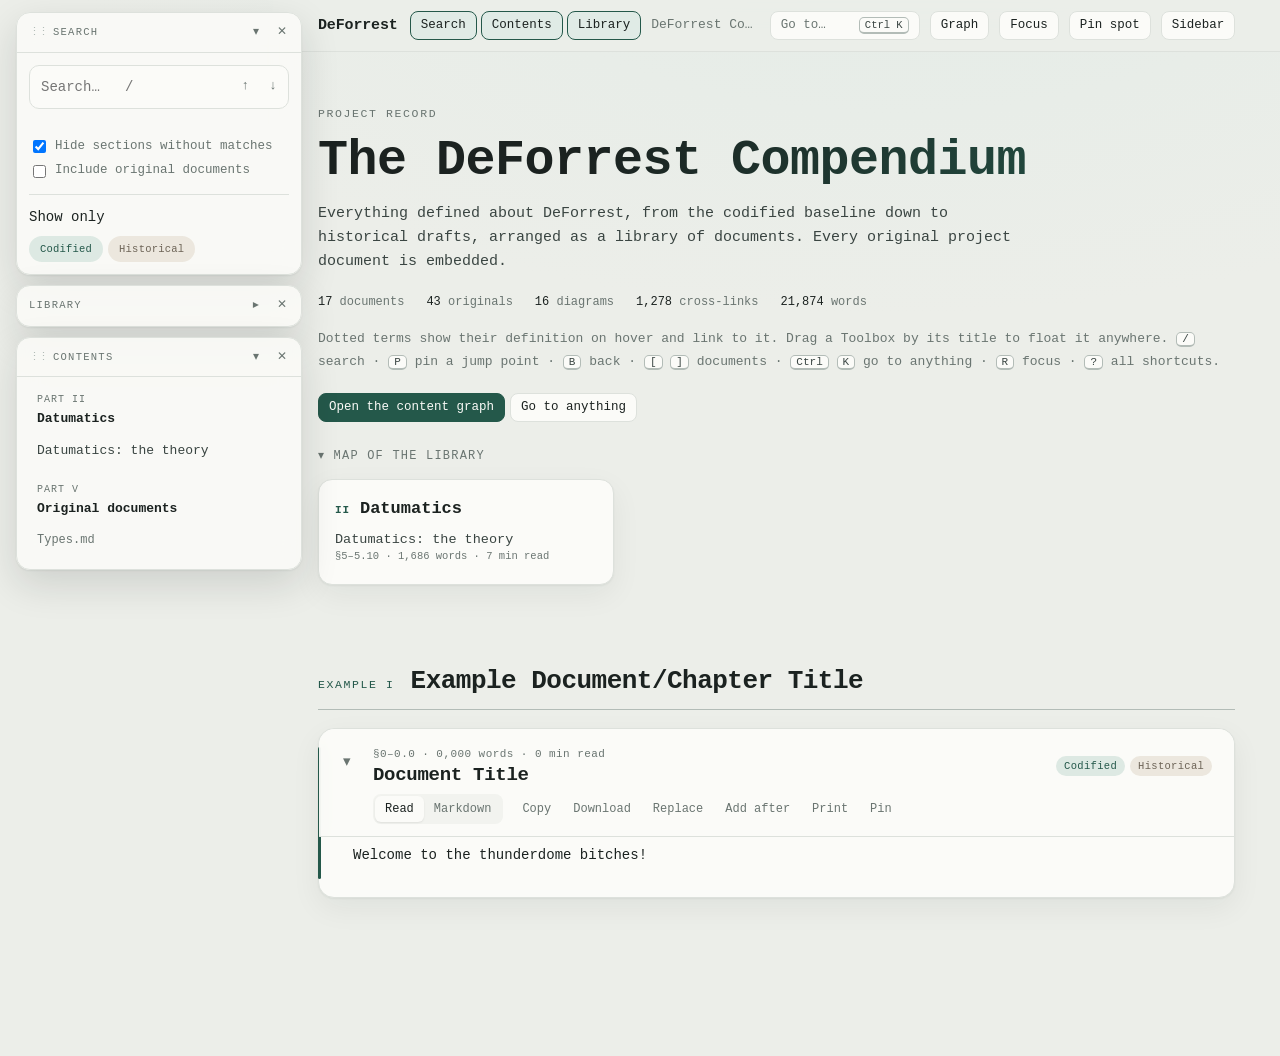
<file: AI_Draft/index.html>
<!-- CONVENTIONS
 - Tab Size: 2
 - An element with multiple sub-elements must be done in separate newlines for each element, following proper indentation; a chain of 1 to 1 to 1 elements can be collapsed into single lines
 - Multiline content is indented and gets their own lines
 - Editor uses Editor Width Line Wrapping (~SoftWrap > ~HardWrap)
-->

<!DOCTYPE html>

<html lang="en">
<head>
  <meta charset="utf-8"/>
  <meta content="width=device-width, initial-scale=1" name="viewport"/>
  <title>DeForrest Compendium</title>
  <link rel="stylesheet" href="styles.css">
</head>

<body>

<div class="Shell"> <!-- Shell Begin -->

<div class="Toolbox-Stack" id="Toolbox-Stack">
  <section aria-label="Search" class="Toolbox" id="tb-search">
    <header class="Toolbox-Head" title="Drag to move">
      <span aria-hidden="true" class="tb-grip">⋮⋮</span>
      <span class="Toolbox-Title">Search</span>
      <!-- Collapse Button -->
      <button aria-expanded="true" aria-label="Collapse Search" class="IconButton" data-act="Toolbox-Collapse" type="button">▾</button>
      <!-- Close Button -->
      <button aria-label="Hide Search" class="IconButton" data-act="Toolbox-Hide" type="button">✕</button>
    </header>

    <div class="Toolbox-Body">
      <div class="Rail-Block">
        <div class="SearchRow">
          <input aria-label="Search" autocomplete="off" id="q" placeholder="Search…   /" spellcheck="false" type="search"/>
          <button aria-label="Previous match" class="IconButton" id="prevhit" title="Previous match (Shift+Enter)" type="button">↑</button>
          <button aria-label="Next match" class="IconButton" id="nexthit" title="Next match (Enter)" type="button">↓</button>
        </div>

        <div aria-live="polite" class="count" id="qcount"></div>

        <div class="opts">
          <label><input checked="" id="opt-hide" type="checkbox"/> Hide sections without matches</label>
          <label><input id="opt-orig" type="checkbox"/> Include original documents</label>
        </div>
      </div>

      <div class="Rail-Block">
      <span class="Rail-Label">Show only</span>
      <div class="chips" id="statuschips">
      <button aria-pressed="false" class="chipbtn cod" data-st="cod" type="button">Codified</button>
      <button aria-pressed="false" class="chipbtn his" data-st="his" type="button">Historical</button>
      </div>
      </div>
    </div>
  </section>

  <section aria-label="Library" class="Toolbox" id="tb-tools">
    <header class="Toolbox-Head" title="Drag to move">
      <span class="Toolbox-Title">Library</span>
      <!-- Collapse Button -->
      <button aria-expanded="true" aria-label="Collapse Library" class="IconButton" data-act="Toolbox-Collapse" type="button">▾</button>
      <!-- Close Button -->
      <button aria-label="Hide Library" class="IconButton" data-act="Toolbox-Hide" type="button">✕</button>
    </header>

    <div class="Toolbox-Body">
      <div class="Rail-Block">
        <div class="Toolrow">
          <button class="btn primary" data-act="add-doc" type="button">Add document</button>
          <button class="btn" data-act="fold-all" type="button">Fold all</button>
          <button class="btn" data-act="unfold-all" type="button">Unfold all</button>
          <button class="btn" data-act="print-open" type="button">Print / PDF</button>
          <button class="btn" data-act="theme" id="themebtn" type="button">Theme: auto</button>
          <button aria-pressed="false" class="btn" data-act="edit-toggle" id="editbtn" type="button">Edit text</button>
          <button aria-label="Keyboard shortcuts" class="btn" data-act="help" type="button">?</button>
          <button class="btn" data-act="tb-reset" title="Put every Toolbox back in the docked column" type="button">Reset Toolboxes</button>
        </div>
      </div>

      <div class="editpanel" id="editpanel">
        <p id="editstatus">Edit text: choose “Edit section” on any section, change it, then press Done.</p>
        <ul id="editlist"></ul>
        <div class="Toolrow">
          <button class="btn primary" data-act="save-version" disabled="" id="savebtn" type="button">Write into page</button>
          <button class="btn" data-act="download-html" type="button">Download page</button>
          <button class="btn" data-act="copy-html" type="button">Copy HTML</button>
          <button class="btn danger" data-act="discard" disabled="" id="discardbtn" type="button">Discard unsaved</button>
        </div>
      </div>
    </div>
  </section>


  <section aria-label="Contents" class="Toolbox" id="tb-contents">
    <header class="Toolbox-Head" title="Drag to move">
      <span aria-hidden="true" class="tb-grip">⋮⋮</span>
      <span class="Toolbox-Title">Contents</span>
      <!-- Collapse Button -->
      <button aria-expanded="true" aria-label="Collapse Contents" class="IconButton" data-act="Toolbox-Collapse" type="button">▾</button>
      <!-- Close Button -->
      <button aria-label="Hide Contents" class="IconButton" data-act="Toolbox-Hide" type="button">✕</button>
    </header>

    <div class="Toolbox-Body">
      <nav aria-label="Contents" class="toc">
        <div class="toc-part"><a class="toc-ptitle" href="#part-ii"><span>Part II</span>Datumatics</a>
          <ol><li class="toc-doc"><a href="#d-datumatics-theory">Datumatics: the theory</a><ol>
              <li class="lvl1"><a href="#datumatics">5. Datumatics: the theory</a></li>
              <li class="lvl2"><a href="#datumatics-definitions">5.1 Definitions, in order of appearance</a></li>
              <li class="lvl2"><a href="#operators">5.2 The five operators</a></li>
              <li class="lvl2"><a href="#glossary">5.3 Glossary</a></li>
              <li class="lvl2"><a href="#statements">5.4 Statements</a></li>
              <li class="lvl2"><a href="#knowledge-primitives">5.5 Knowledge primitives, composites and processes</a></li>
              <li class="lvl2"><a href="#datumatics-qa">5.6 Q&amp;A</a></li>
              <li class="lvl2"><a href="#truth">5.7 Truth, certainty and knowns</a></li>
              <li class="lvl2"><a href="#p2p-model">5.8 Peer-to-peer transfer model</a></li>
              <li class="lvl2"><a href="#formats-to-represent">5.9 Formats to represent with Datumatics</a></li>
              <li class="lvl2"><a href="#datumatics-inspiration">5.10 Inspirations of the methodology</a></li>
            </ol></li></ol>
        </div>

        <div class="toc-part">
          <a class="toc-ptitle" href="#part-v"><span>Part V</span>Original documents</a>
          <ol><li class="toc-orig"><a href="#doc-types">Types.md</a></li></ol>
        </div>
      </nav>
    </div>
  </section>
</div>



<main>
  <div class="topbar">
    <div aria-label="Toolboxes" class="tb-dock" role="toolbar">
      <span class="brandmark">DeForrest</span>
      <button class="btn" data-act="tb-toggle" data-tb="tb-search" title="Show or hide the Search Toolbox" type="button">Search</button>
      <button class="btn" data-act="tb-toggle" data-tb="tb-contents" title="Show or hide the Contents Toolbox" type="button">Contents</button>
      <button class="btn" data-act="tb-toggle" data-tb="tb-tools" title="Show or hide the Library Toolbox" type="button">Library</button>
    </div>

    <!-- Back Button that shows up after any link interaction -->
    <button class="btn" data-act="back" id="backbtn" title="Back to where you were (B)" type="button">← Back</button>

    <div class="crumbs" id="crumbs">DeForrest Compendium</div>

    <!-- This is the Go To... bar; I don't like it -->
    <button class="btn kbtn" data-act="palette" title="Go to anything" type="button">
      Go to…
      <kbd>Ctrl K</kbd>
    </button>

    <button class="btn" data-act="graph" title="Content graph (V)" type="button">Graph</button>
    <button aria-pressed="false" class="btn" data-act="focus" id="focusbtn" title="Focused reading (R)" type="button">Focus</button>
    <button class="btn" data-act="pin-here" title="Pin this spot (P)" type="button">Pin spot</button>

    <button aria-pressed="false" class="btn" data-act="pins-toggle" id="pinsbtn" title="Jump points and terms (J)" type="button">
      Sidebar
      <span class="pincount" id="pincount"></span>
    </button>

    <!-- The content progress bar at the bottom of the top bar -->
    <div class="progress" id="progress"></div>
  </div>

  <!-- Generic content wrapper, this needs to be better named, and abstracted over -->
  <div class="wrap">
    <header class="masthead">
      <div class="eyebrow">Project record</div>
      <h1 class="title">The DeForrest Compendium</h1>
      <p class="lede">
        Everything defined about DeForrest, from the codified baseline down to historical drafts, arranged as a library of documents. Every original project document is embedded.
      </p>

      <div class="facts">
        <span><b>17</b> documents</span>
        <span><b>43</b> originals</span>
        <span><b>16</b> diagrams</span>
        <span><b>1,278</b> cross-links</span>
        <span><b>21,874</b> words</span>
      </div>

      <p class="hint">
        Dotted terms show their definition on hover and link to it. Drag a Toolbox by its title to float it anywhere.
        <kbd>/</kbd> search ·
        <kbd>P</kbd> pin a jump point ·
        <kbd>B</kbd> back ·
        <kbd>[</kbd> <kbd>]</kbd> documents ·
        <kbd>Ctrl</kbd>
        <kbd>K</kbd> go to anything ·
        <kbd>R</kbd> focus ·
        <kbd>?</kbd> all shortcuts.
      </p>

      <div class="Toolrow" style="margin-top:20px">
        <button class="btn primary" data-act="graph" type="button">Open the content graph</button>
        <button class="btn" data-act="palette" type="button">Go to anything</button>
      </div>

      <details class="mapwrap" open="">
        <summary>Map of the library</summary>
        <nav aria-label="Map of this document" class="docmap">
          <div class="mappart">
            <a class="mapptitle" href="#part-ii">
              <span class="mapnum">II</span>
              Datumatics
            </a>
            <ul><li>
              <a href="#d-datumatics-theory">Datumatics: the theory</a>
              <span class="mapk">§5–5.10 · 1,686 words · 7 min read</span>
            </li></ul>
          </div>
        </nav>
      </details>
    </header>

    <div id="print-front"></div>

    <!-- Example Document Begin-->
    <div id="doc">
      <section class="lib-part" id="part-ii">
        <header class="part-head">
          <span class="part-kicker">Example I</span>
          <h1 class="part-title">Example Document/Chapter Title</h1>
        </header>

        <article class="dcard" data-doc="datumatics-theory" data-status="cod his" data-title="Datumatics: the theory" id="d-datumatics-theory">
          <header class="d-head"><button aria-expanded="true" aria-label="Fold document" class="d-fold" data-act="dfold" type="button">▾</button>
            <div class="d-titles"><div class="d-kicker">§0–0.0 · 0,000 words · 0 min read</div>
              <div aria-level="2" class="d-title" role="heading">Document Title</div>
            </div>
            <div class="d-tags">
              <span class="tag cod" data-tip="Codified: text from Robert’s codified baseline. Authoritative." tabindex="0">Codified</span>
              <span class="tag his" data-tip="Historical: earlier project documents. Uncodified; the baseline governs on conflict." tabindex="0">
                Historical
              </span>
            </div>

            <div class="d-bar" role="toolbar">
              <div class="seg"><button class="segbtn on" data-act="view-rendered" type="button">Read</button>
                <button class="segbtn" data-act="view-raw" type="button">Markdown</button>
              </div>
              <button class="tbtn" data-act="copy-raw" data-tip="Copy this document as Markdown" type="button">Copy</button>
              <button class="tbtn" data-act="dl-doc" data-tip="Download as Markdown; diagrams are included as SVG files in a .zip" type="button">
                Download
              </button>
              <button class="tbtn" data-act="replace-doc" data-tip="Replace this document with an uploaded file" type="button">Replace</button>
              <button class="tbtn" data-act="add-after" data-tip="Add a new document after this one" type="button">Add after</button>
              <button class="tbtn" data-act="print-doc" data-tip="Print this document (US Letter or A4), or save it as a PDF" type="button">
                Print
              </button>
              <button class="tbtn" data-act="pin-doc" data-tip="Pin this document to the jump list" type="button">Pin</button>
            </div>
          </header>

          <div class="d-body">
            <div class="d-view d-rendered">
              <!-- Document content -->
              Welcome to the thunderdome bitches!
            </div>
            <div class="d-view d-raw" hidden=""></div>
            <template class="t-raw">
              <pre class="rawmd"></pre>
            </template>
          </div>
        </article>
      </section>
    </div>
    <div id="print-back"></div>
  </div>
</main>

<aside aria-label="Jump points" class="pins" id="pins">
  <div class="pins-head">
    <div class="tabs" role="tablist">
      <button class="on" data-act="tab" data-tab="pins" role="tab" type="button">
        Jumps
      </button>
      <button data-act="tab" data-tab="hl" role="tab" type="button">
        Highlights
        <span class="tabn" id="hlcount"></span>
      </button>
      <button data-act="tab" data-tab="terms" role="tab" type="button">
        Tooltips
      </button>
    </div>
    <button aria-label="Close sidebar" class="IconButton" data-act="pins-toggle" type="button">✕</button>
  </div>

  <div id="tab-pins" style="display:grid;gap:12px">
    <p class="small">
      Temporary links for this visit. Pin a spot, a document or a heading, then jump back with one click. They clear when you close the tab.
    </p>
    <div class="Toolrow">
      <button class="btn primary" data-act="pin-here" type="button">Pin this spot</button>
      <button class="btn" data-act="pins-clear" type="button">Clear all</button>
    </div>
    <ul id="pinlist"></ul>
  </div>

  <div hidden="" id="tab-hl">
    <p class="small">
      Select any text in a document, then pick a colour. Highlights are kept in this browser and saved into the page with “Write into page” or “Download page”.
    </p>
    <div class="Toolrow">
      <div class="seg" id="hlfilter">
        <button class="segbtn on" data-hlf="" type="button">All</button>
        <button class="segbtn" data-hlf="y" type="button"><i class="dot y"></i></button>
        <button class="segbtn" data-hlf="g" type="button"><i class="dot g"></i></button>
        <button class="segbtn" data-hlf="b" type="button"><i class="dot b"></i></button>
        <button class="segbtn" data-hlf="p" type="button"><i class="dot p"></i></button>
      </div>
    </div>
    <div class="Toolrow">
      <button class="btn" data-act="hl-copy" type="button">Copy as Markdown</button>
      <button class="btn" data-act="hl-download" type="button">Download</button>
      <button class="btn danger" data-act="hl-clear" type="button">Clear all</button>
    </div>
    <ul id="hllist"></ul>
  </div>

  <div hidden="" id="tab-terms">
  <div class="seg" id="termmode">
    <button class="segbtn on" data-tm="gloss" type="button">Glossary</button>
    <button class="segbtn" data-tm="all" type="button">Every tooltip</button>
  </div>

  <div class="Toolrow">
    <input autocomplete="off" id="termfilter" placeholder="Filter tooltips…" spellcheck="false" type="search"/>
    <button class="btn primary" data-act="term-add" type="button">+ Add</button>
  </div>
  <form autocomplete="off" hidden="" id="termform">
    <div class="tf-title" id="tf-title">New tooltip</div>
    <label>Word or phrase<input id="tf-label" required="" type="text"/></label>
    <label>
      Tooltip text
      <textarea id="tf-tip" required="" rows="3"></textarea>
    </label>
    <label id="tf-target-wrap">
      Links to (optional)
      <input id="tf-target" list="tf-targets" placeholder="<Document | Section>" type="text"/>
    </label>
    <datalist id="tf-targets"></datalist>
    <div class="Toolrow">
      <button class="btn primary" type="submit">Save</button>
      <button class="btn" data-act="term-cancel" type="button">Cancel</button>
      <!--These seem not to work at all?-->
      <button class="btn danger" data-act="term-delete" hidden="" id="tf-delete" type="button">Delete</button>
      <button class="btn" data-act="term-reset" hidden="" id="tf-reset" type="button">Restore original</button>
      <!---->
    </div>
  </form>
  <p class="small" id="termcount"></p>
  <ul id="termlist"></ul>
  </div>
</aside>

</div> <!-- Shell End -->

<!-- Tooltip Behavior Begin -->
<div id="tip" role="tooltip"></div>

<div aria-label="Highlight selection" id="selbar" role="toolbar">
  <button aria-label="Highlight yellow" class="sw y" data-hlc="y" type="button"></button>
  <button aria-label="Highlight green" class="sw g" data-hlc="g" type="button"></button>
  <button aria-label="Highlight blue" class="sw b" data-hlc="b" type="button"></button>
  <button aria-label="Highlight pink" class="sw p" data-hlc="p" type="button"></button>
  <span class="sep"></span>
  <button class="sbtn" data-sel="note" type="button">
    Highlight + note
  </button>
  <button class="sbtn" data-sel="tooltip" type="button">
    Make tooltip
  </button>
  <button class="sbtn" data-sel="copy" type="button">Copy</button>
</div>

<div aria-label="Content graph" aria-modal="true" class="modal" id="graph" role="dialog">
  <div class="gcard">
  <div class="gbar">
    <b>Content graph</b>
    <div class="seg" id="gmode">
      <button class="segbtn on" data-gm="docs" type="button">Documents</button>
      <button class="segbtn" data-gm="secs" type="button">Sections</button>
    </div>
    <label class="gopt"><input id="g-orig" type="checkbox"/> Originals</label>
    <input autocomplete="off" id="gq" placeholder="Find a node…" type="search"/>
    <span class="gstat" id="gstat"></span>
    <button class="btn" data-act="g-fit" type="button">Fit</button>
    <button class="btn" data-act="g-close" type="button">Close</button>
  </div>
  <svg aria-label="Graph of documents and sections linked by cross-references" id="gsvg" role="img"><g id="gview"><g id="gedges"></g><g id="gnodes"></g></g></svg>
  <div class="glegend" id="glegend"></div>
  <div class="ghint">Scroll to zoom · drag the background to pan · drag a node to move it · hover to see its links · click to open</div>
  </div>
</div>


<!-- Section Editor Behavior -->
<div aria-live="polite" id="toast" role="status"></div>
<div aria-label="Section editor" id="editbar" role="toolbar">
  <span id="editbar-label">Editing</span>
  <button class="btn primary" data-act="edit-done" type="button">Done</button>
  <button class="btn" data-act="edit-cancel" type="button">Cancel</button>
  <button class="btn" data-act="edit-revert" type="button">Revert to original</button>
</div>

<button aria-label="Back to top" class="btn" data-act="top" id="totop" type="button">↑ Top</button>

<input accept=".md,.markdown,.txt,.zip,.svg,.png,.jpg,.jpeg,.gif,.webp" hidden="" id="fileinput" multiple="" type="file"/>
<div aria-labelledby="ingest-title" aria-modal="true" class="modal" id="ingest" role="dialog">
  <div class="card">
    <h2 id="ingest-title">Add a document</h2>
    <div class="dropzone" id="dropzone" tabindex="0">Drop a Markdown file here, with its images, or a .zip of both. Or click to choose files.</div>
    <div class="ingest-summary" id="ingest-summary"></div>
    <label class="field">Title <input id="ingest-name" type="text"/></label>
    <label class="field">Place <select id="ingest-place"></select></label>
    <div class="Toolrow" style="margin-top:14px">
    <button class="btn primary" data-act="ingest-write" disabled="" id="ingest-write" type="button">Write into page</button>
    <button class="btn" data-act="ingest-draft" disabled="" id="ingest-draft" type="button">Keep as draft</button>
    <button class="btn" data-act="ingest-close" type="button">Cancel</button>
    </div>
    <p class="small" id="ingest-note" style="font-size:12.5px;color:var(--muted);margin:12px 0 0"></p>
  </div>
</div>

<div aria-label="Go to anything" aria-modal="true" class="modal" id="palette" role="dialog">
  <div class="card">
    <input aria-controls="palres" autocomplete="off" id="palq" placeholder="Go to a document, section or term…" spellcheck="false" type="text"/>
    <ul id="palres" role="listbox"></ul>
    <div class="palfoot">
      <span>
        <kbd>↑</kbd> <kbd>↓</kbd> choose</span><span><kbd>Enter</kbd> go</span><span><kbd>Shift</kbd>+<kbd>Enter</kbd> go and pin</span><span><kbd>Esc</kbd> close
      </span>
    </div>
  </div>
</div>

<div aria-labelledby="print-title" aria-modal="true" class="modal" id="printdlg" role="dialog">
  <div class="card">
    <h2 id="print-title">Print</h2>
    <div class="pscope ppaper"><span class="pp-label">Paper</span>
      <label><input checked="" name="ppaper" type="radio" value="letter"/> US Letter (8.5 × 11 in)</label>
      <label><input name="ppaper" type="radio" value="a4"/> A4 (210 × 297 mm)</label>
    </div>
    <div class="pscope">
      <label><input checked="" name="pscope" type="radio" value="doc"/> This document: <b id="pdocname"></b></label>
      <label><input name="pscope" type="radio" value="all"/> The whole compendium</label>
      <label><input name="pscope" type="radio" value="pick"/> Choose documents</label>
    </div>
    <div class="ppick" hidden="" id="ppick"></div>
    <div class="popts">
      <label><input checked="" id="p-cover" type="checkbox"/> Cover page and contents</label>
      <label><input id="p-orig" type="checkbox"/> Include the 44 original documents</label>
      <label><input id="p-gloss" type="checkbox"/> Glossary of terms at the end</label>
      <label><input checked="" id="p-hl" type="checkbox"/> Show my highlights in colour</label>
      <label><input id="p-hlapp" type="checkbox"/> List my highlights and notes at the end</label>
    </div>
    <p class="pnote">
      External links and the video reference list are left out of prints. For a PDF, choose “Save as PDF” as the destination. The page has its own page numbers, so turn off the browser’s “Headers and footers”. If printing is blocked here, download the print-ready file and print it from your browser.
    </p>
    <div class="Toolrow">
      <button class="btn primary" data-act="print-go" type="button">Print</button>
      <button class="btn" data-act="print-file" type="button">Download print-ready file</button>
      <button class="btn" data-act="print-close" type="button">Cancel</button>
    </div>
  </div>
</div>

<div aria-labelledby="help-title" aria-modal="true" class="modal" id="help" role="dialog">
  <div class="card">
    <h2 id="help-title">Keyboard shortcuts</h2>
    <table>
      <tr>
        <td><kbd>Ctrl</kbd>+<kbd>K</kbd> or <kbd>G</kbd></td>
        <td>Go to any document, section or term</td>
      </tr>
      <tr>
        <td><kbd>/</kbd></td>
        <td>Search the text</td>
      </tr>
      <tr>
        <td><kbd>Enter</kbd> / <kbd>Shift</kbd>+<kbd>Enter</kbd></td>
        <td>Next / previous match (in search box)</td>
      </tr>
      <tr>
        <td><kbd>N</kbd> / <kbd>Shift</kbd>+<kbd>N</kbd></td>
        <td>Next / previous match</td>
      </tr>
      <tr>
        <td><kbd>P</kbd></td>
        <td>Pin the current spot as a jump point</td>
      </tr>
      <tr>
        <td><kbd>J</kbd></td>
        <td>Show or hide the sidebar (jump points and terms)</td>
      </tr>
      <tr>
        <td><kbd>Ctrl</kbd>+<kbd>P</kbd></td>
        <td>Print the whole compendium on your chosen paper size, US Letter by default (or use Print / PDF for options)</td>
      </tr>
      <tr>
        <td><kbd>V</kbd></td>
        <td>Content graph</td>
      </tr>
      <tr>
        <td><kbd>H</kbd></td>
        <td>Highlight the selected text (yellow)</td>
      </tr>
      <tr>
        <td><kbd>R</kbd></td>
        <td>Focused reading: hide the rails, widen the text</td>
      </tr>
      <tr>
        <td><kbd>B</kbd></td>
        <td>Back to where you were before a jump</td>
      </tr>
      <tr>
        <td><kbd>[</kbd> / <kbd>]</kbd></td>
        <td>Previous / next document</td>
      </tr>
      <tr>
        <td><kbd>F</kbd></td>
        <td>Fold or unfold the current document</td>
      </tr>
      <tr>
        <td><kbd>T</kbd></td>
        <td>Cycle theme: auto, light, dark</td>
      </tr>
      <tr>
        <td><kbd>E</kbd></td>
        <td>Toggle text editing</td>
      </tr>
      <tr>
        <td><kbd>Esc</kbd></td>
        <td>Clear search, close dialogs</td>
      </tr>
    </table>
    <p style="font-size:13px;color:var(--muted)">
      Uploaded and replaced documents, and text edits, are stored inside the page as an overlay; the original content stays underneath and every change can be restored. On claude.ai, “Write into page” saves a new version and reloads. Offline, use “Download page” to keep the updated single file.
    </p>
    <div class="Toolrow"><button class="btn" data-act="help-close" type="button">Close</button></div>
  </div>
</div>

<!-- Waduhek is this? -->
<script id="edit-data" type="application/json">{"version":3,"parts":{},"docs":{},"highlights":[],"terms":{"added":[],"edits":{}}}</script>

<!-- I dunno really how this works -->
<script id="glossary-data" type="application/json">[
["Abstractive", "glossary", "Abstractive: a classified, recomposable datum; the unit in observation; the operand."],
["Addressing", "operators", "Addressing: spatialization of datum (search, query, pointer resolution)."],
["Anonymous Enhancement Proposal", "p2p-model", "Anonymous Enhancement Proposal: anonymous-by-default peer review of someone else’s abstractives."],
["Composition", "operators", "Composition: combining abstractives (joins, function composition, merges)."],
["Datum", "glossary", "Datum: an encapsulated element of observation or implementation. At rest, addressable, carries valence."],
["Datumatics", "datumatics-definitions", "Datumatics: a theory of computational structure in which observations are systems of structure, modeled as a protocol over observable, structured state. Absorbed DFWM."],
["Diff-based Peer-to-Peer Sync", "p2p-model", "Diff-based P2P Sync: a sync that depicts the difference between two knowledgebases."],
["Digital Module", "glossary", "Digital Module: a collection of interoperating digital stations and/or microtools that facilitate a workflow."],
["Digital Station", "glossary", "Digital Station: a macro-access point for real-time work, working with computers rather than on them."],
["Evaluation", "operators", "Evaluation: the older name for the fifth operator."],
["Metadata", "glossary", "Metadata: external data linked to a datum or data."],
["Microtool", "glossary", "Microtool: a standalone executable that is singular in implementation detail."],
["Observation", "glossary", "Observation: a tangible element of reality."],
["Processing", "operators", "Processing: function over time; collapse into value or further abstractive behavior. The codified fifth operator."],
["Projection", "operators", "Projection: morphology and interpretation (parse tables, query results, slices)."],
["Record", "glossary", "Record: a datum that has been documented."],
["Relation", "glossary", "Relation: a traversable connection between multiple datums."],
["Table of Certainty", "truth", "Table of Certainty: False, Falsey, Falsish, Unknown, Truthish, Truthy, True."],
["Transformation", "operators", "Transformation: rewriting or updating abstractives (compile, refactor, reindex)."],
["Valence", "statements", "Valence: a datum’s ability to be observed happening; observation actualizes it."]
]</script>
<script id="terms-data" type="application/json">[
["Datumatics", "datumatics-definitions", "Datumatics: a theory of computational structure in which observations are systems of structure, modeled as a protocol over observable, structured state. Absorbed DFWM."],
["[Dd]atum(?!s)", "glossary", "Datum: an encapsulated element of observation or implementation. At rest, addressable, carries valence."],
["[Aa]bstractive(?!s)", "glossary", "Abstractive: a classified, recomposable datum; the unit in observation; the operand."],
["Digital Stations?", "glossary", "Digital Station: a macro-access point for real-time work, working with computers rather than on them."],
["Digital Modules?", "glossary", "Digital Module: a collection of interoperating digital stations and/or microtools that facilitate a workflow."],
["[Mm]icrotools?", "glossary", "Microtool: a standalone executable that is singular in implementation detail."],
["Table of Certainty", "truth", "Table of Certainty: False, Falsey, Falsish, Unknown, Truthish, Truthy, True."],
["Addressing", "operators", "Addressing: spatialization of datum (search, query, pointer resolution)."],
["Projection", "operators", "Projection: morphology and interpretation (parse tables, query results, slices)."],
["Transformation", "operators", "Transformation: rewriting or updating abstractives (compile, refactor, reindex)."],
["Composition", "operators", "Composition: combining abstractives (joins, function composition, merges)."],
["Processing(?! Rules)", "operators", "Processing: function over time; collapse into value or further abstractive behavior. The codified fifth operator."],
["Evaluation", "operators", "Evaluation: the older name for the fifth operator."],
["Anonymous Enhancement Proposal", "p2p-model", "Anonymous Enhancement Proposal: anonymous-by-default peer review of someone else’s abstractives."],
["Diff-based Peer-to-Peer Sync", "p2p-model", "Diff-based P2P Sync: a sync that depicts the difference between two knowledgebases."],
["[Dd]atums", "glossary", "Datums: encapsulated elements of observation or implementation; individual units of data."],
["[Aa]bstractives", "glossary", "Abstractives: classified, recomposable datums; units in observation."],
["Relations?", "glossary", "Relation: a traversable connection between multiple datums."],
["Records?(?! Store)", "glossary", "Record: a datum that has been documented."],
["[Vv]alence", "statements", "Valence: a datum’s ability to be observed happening; observation actualizes it."],
["[Oo]bservation", "glossary", "Observation: a tangible element of reality."],
["[Mm]etadata", "glossary", "Metadata: external data linked to a datum or data."]
]</script>

<!-- I dunno -->
<script id="svg-style" type="text/plain">svg{background:#fbfbf9}.n{fill:#ebede8;stroke:#9aa59f}.na{fill:#dce8e2;stroke:#2c5e4f;stroke-width:1.4}.nl{fill:#fbfbf9;stroke:#9aa59f;stroke-dasharray:3 2}.nh{fill:#ebe6dc;stroke:#6a6256}.ns{fill:#dfe6f0;stroke:#3c5578}.nf{fill:#f4e7cf;stroke:#8a5a12}.e{stroke:#5b6662;stroke-width:1.4}.ah{fill:#5b6662}.tb{fill:#1d2422;font-family:system-ui,sans-serif;font-weight:600}.ts{fill:#5b6662;font-family:system-ui,sans-serif}.tl{fill:#2c5e4f;font-family:system-ui,sans-serif;font-size:11px}.tm,.code{fill:#1d2422;font-family:ui-monospace,Menlo,Consolas,monospace}.tm{font-size:12px}.dotf{fill:#6a6256}.dott{fill:#2c5e4f}.dotu{fill:#fbfbf9;stroke:#5b6662;stroke-width:1.5}</script>

<script src="app.js"></script>

</body>
</html>
</file>
<file: AI_Draft/styles.css>
/* ==========================================================================
   DeForrest Compendium: styles
   1. Font           JetBrains Mono (installed copy; the full page embeds it)
   2. Screen         theme tokens, layout, documents, sidebar, overlays
   3. Print          US Letter / A4 layout (paper size is set by app.js)
   4. Print preview  how a downloaded print-ready file looks on screen
   ========================================================================== */

/* 1. Font ----------------------------------------------------------------- */
/* Development copy: the base64 font is left out. Uses JetBrains Mono if it is installed, otherwise the monospace fallback. */
@font-face { font-family: 'JetBrains Mono Embedded'; font-weight: 100 500; src: local('JetBrains Mono'), local('JetBrainsMono-Regular'); }
@font-face { font-family: 'JetBrains Mono Embedded'; font-weight: 600 900; src: local('JetBrains Mono Bold'), local('JetBrainsMono-Bold'); }

/* 2. Screen --------------------------------------------------------------- */
/* Layout idea: a quiet reading room. A contents rail on the left, a column of document sheets in the middle, a pin rail on the right for jump points. Each sheet carries its own sticky header and toolbar. */
:root {
  --canvas: #eceee9;
  --sheet: #fbfbf8;
  --panel: #f2f3ef;
  --ink: #1b2220;
  --ink-2: #3a4542;
  --muted: #6a7571;
  --rule: #dde1dc;
  --rule-strong: #b3bcb7;
  --accent: #24584a;
  --accent-2: #3d7a68;
  --accent-soft: #e0ebe6;
  --cod: #24584a;  --cod-bg: #dde9e3;
  --his: #6d6457;  --his-bg: #ece7de;
  --ses: #3a5478;  --ses-bg: #e0e7f1;
  --flag: #8a5a12; --flag-bg: #f5e8d0;
  --hit: #f7df90; --hit-cur: #f0a83c;
  --code-bg: #f0f2ee;
  --shadow: 0 1px 2px rgba(20, 30, 26, .05), 0 10px 30px rgba(20, 30, 26, .06);
  --font-display: "JetBrains Mono", "JetBrains Mono Embedded", ui-monospace, monospace;
  --font-body: "JetBrains Mono", "JetBrains Mono Embedded", ui-monospace, monospace;
  --font-mono: "JetBrains Mono", "JetBrains Mono Embedded", ui-monospace, monospace;
  --font-fig: system-ui, -apple-system, "Segoe UI", Roboto, "Helvetica Neue", Arial, sans-serif;
  --g1: #2f6f5c; --g2: #3d6aa8; --g3: #a2603a; --g4: #7a5aa6; --g5: #8a8f4a; --g6: #4f7d8f; --g7: #b04a6a;
  color-scheme: light;
}
@media (prefers-color-scheme: dark) {
  :root:not([data-theme="light"]) {
    --canvas: #0e1211; --sheet: #161b19; --panel: #1b211f; --ink: #e4e9e6; --ink-2: #c3cbc7; --muted: #94a09b; --rule: #27302d; --rule-strong: #45514c;
    --accent: #86c6ae; --accent-2: #a6d8c4; --accent-soft: #1f322b;
    --cod: #8fcdb5; --cod-bg: #1e382f; --his: #cbbfa9; --his-bg: #312e28; --ses: #a7c0e4; --ses-bg: #233149; --flag: #e8b866; --flag-bg: #3b2f1f;
    --hit: #6b5a1e; --hit-cur: #a8741c; --code-bg: #121615;
    --shadow: 0 1px 2px rgba(0,0,0,.3), 0 10px 30px rgba(0,0,0,.25);
    color-scheme: dark;
  }
}
:root[data-theme="dark"] {
  --canvas: #0e1211; --sheet: #161b19; --panel: #1b211f; --ink: #e4e9e6; --ink-2: #c3cbc7; --muted: #94a09b; --rule: #27302d; --rule-strong: #45514c;
  --accent: #86c6ae; --accent-2: #a6d8c4; --accent-soft: #1f322b;
  --cod: #8fcdb5; --cod-bg: #1e382f; --his: #cbbfa9; --his-bg: #312e28; --ses: #a7c0e4; --ses-bg: #233149; --flag: #e8b866; --flag-bg: #3b2f1f;
  --hit: #6b5a1e; --hit-cur: #a8741c; --code-bg: #121615;
  --shadow: 0 1px 2px rgba(0,0,0,.3), 0 10px 30px rgba(0,0,0,.25);
  color-scheme: dark;
}
* { box-sizing: border-box; }
html { scroll-padding-top: 130px; }
body { margin: 0; background: var(--canvas); color: var(--ink); font: 14px/1.72 var(--font-body); font-feature-settings: 'calt' 1, 'liga' 1; -webkit-font-smoothing: antialiased; }
a { color: var(--accent); text-underline-offset: 2px; }
:focus-visible { outline: 2px solid var(--accent); outline-offset: 2px; border-radius: 4px; }
button { font: inherit; color: inherit; }
[hidden] { display: none !important; }

.Shell { display: grid; grid-template-columns: minmax(0, 1fr); min-height: 100%; }
body.pins-open .Shell { grid-template-columns: minmax(0, 1fr) 330px; }

/* ---------- floating Toolboxes ---------- */
.Toolbox-Stack { position: fixed; left: 16px; top: 12px; bottom: 12px; width: 286px; z-index: 40; display: flex; flex-direction: column; gap: 10px; pointer-events: none; }
.Toolbox { pointer-events: auto; background: color-mix(in srgb, var(--sheet) 88%, transparent); backdrop-filter: saturate(1.3) blur(14px); -webkit-backdrop-filter: saturate(1.3) blur(14px);
  border: 1px solid var(--rule); border-radius: 14px; box-shadow: 0 1px 2px rgba(20,30,26,.06), 0 14px 38px rgba(20,30,26,.14); display: flex; flex-direction: column; min-height: 0; width: 286px; }
.Toolbox.free { position: fixed; z-index: 45; }
.Toolbox.dragging { box-shadow: 0 2px 4px rgba(20,30,26,.08), 0 24px 60px rgba(20,30,26,.24); opacity: .96; }
.Toolbox-Head { display: flex; align-items: center; gap: 6px; padding: 7px 8px 7px 12px; cursor: grab; user-select: none; border-bottom: 1px solid var(--rule); touch-action: none; }
.Toolbox.dragging .Toolbox-Head { cursor: grabbing; }
.Toolbox-Head .Toolbox-Title { flex: 1; font-family: var(--font-mono); font-size: 10.5px; letter-spacing: .12em; text-transform: uppercase; color: var(--muted); }
.Toolbox-Head .tb-grip { color: var(--rule-strong); font-size: 11px; letter-spacing: -2px; }
.Toolbox-Head .IconButton { padding: 2px 6px; font-size: 12px; }
.Toolbox-Body { padding: 12px; display: grid; gap: 12px; overflow: auto; min-height: 0; scrollbar-width: thin; }
.Toolbox.collapsed .Toolbox-Body { display: none; }
.Toolbox.collapsed .Toolbox-Head { border-bottom-color: transparent; }
.Toolbox.collapsed [data-act="Toolbox-Collapse"] { transform: rotate(-90deg); }
#tb-contents { flex: 0 1 auto; }
#tb-contents .Toolbox-Body { max-height: calc(100vh - 60px); }
.tb-dock { display: flex; align-items: center; gap: 4px; }
.tb-dock .brandmark { font-family: var(--font-display); font-weight: 700; font-size: 15px; letter-spacing: -.01em; margin-right: 8px; white-space: nowrap; }
.tb-dock .btn.off { opacity: .55; }
@media (min-width: 1240px) { body.tb-docked main { padding-left: 318px; } }
.Rail-Block { display: grid; gap: 7px; min-width: 0; }
.Toolbox-Body .Rail-Block + .Rail-Block { padding-top: 10px; border-top: 1px solid var(--rule); }
.Rail-Block > * { min-width: 0; }
.rail-label { font-size: 10.5px; color: var(--muted); font-family: var(--font-mono); text-transform: uppercase; letter-spacing: .1em; }
.SearchRow { display: flex; gap: 4px; min-width: 0; background: var(--sheet); border: 1px solid var(--rule); border-radius: 10px; padding: 3px; }
.SearchRow:focus-within { border-color: var(--accent); box-shadow: 0 0 0 3px var(--accent-soft); }
.SearchRow input { flex: 1 1 auto; width: 100%; min-width: 0; padding: 6px 8px; border: 0; background: transparent; color: var(--ink); font: inherit; font-size: 14px; outline: none; }
.IconButton { border: 0; background: transparent; border-radius: 7px; padding: 4px 8px; cursor: pointer; color: var(--muted); font-size: 13px; }
.IconButton:hover { background: var(--panel); color: var(--ink); }
.btn { border: 1px solid var(--rule); background: var(--sheet); color: var(--ink); border-radius: 8px; padding: 5px 10px; font-size: 12.5px; cursor: pointer; line-height: 1.35; transition: border-color .15s, background .15s; }
.btn:hover { border-color: var(--rule-strong); }
.btn.on { background: var(--accent-soft); border-color: var(--accent); }
.btn.primary { background: var(--accent); border-color: var(--accent); color: var(--sheet); }
.btn.primary:hover { background: var(--accent-2); }
.btn.danger { border-color: var(--flag); color: var(--flag); }
.btn[disabled] { opacity: .45; cursor: default; }
.count { font-family: var(--font-mono); font-size: 11px; color: var(--muted); min-height: 1.2em; }
.opts { display: grid; gap: 3px; font-size: 12.5px; color: var(--muted); }
.opts label { display: inline-flex; gap: 6px; align-items: center; cursor: pointer; }
.chips { display: flex; flex-wrap: wrap; gap: 5px; }
.chipbtn { border-radius: 999px; font-family: var(--font-mono); font-size: 10.5px; padding: 3px 10px; border: 1px solid transparent; cursor: pointer; letter-spacing: .02em; }
.chipbtn.cod { color: var(--cod); background: var(--cod-bg); }
.chipbtn.his { color: var(--his); background: var(--his-bg); }
.chipbtn[aria-pressed="true"] { border-color: currentColor; box-shadow: inset 0 0 0 1px currentColor; }
.Toolrow { display: flex; flex-wrap: wrap; gap: 5px; }
.editpanel { border: 1px solid var(--rule); border-radius: 12px; padding: 12px; background: var(--sheet); display: none; gap: 8px; }
body.editing .editpanel, .editpanel.has-drafts { display: grid; }
.editpanel p { margin: 0; font-size: 12.5px; color: var(--muted); max-width: none; }
.editpanel ul { margin: 0; padding-left: 1.1em; font-size: 12.5px; }
.toc { display: grid; gap: 10px; font-size: 13px; }
.toc ol { list-style: none; margin: 0; padding: 0; }
.toc-ptitle { display: flex; flex-direction: column; text-decoration: none; color: var(--ink); font-weight: 600; font-size: 13px; padding: 2px 8px; }
.toc-ptitle span { font-family: var(--font-mono); font-weight: 400; font-size: 10px; letter-spacing: .1em; text-transform: uppercase; color: var(--muted); }
.toc-doc > a, .toc-orig > a { display: block; color: var(--ink-2); text-decoration: none; padding: 3px 8px; border-radius: 6px; }
.toc-orig > a { font-size: 12px; color: var(--muted); }
.toc-doc > ol { margin: 2px 0 4px 10px; border-left: 1px solid var(--rule); display: none; }
.toc-doc.open > ol, .toc-doc:focus-within > ol { display: block; }
.toc-doc > ol a { display: block; font-size: 12px; color: var(--muted); text-decoration: none; padding: 1px 8px; }
.toc-doc > ol li.lvl1 > a { color: var(--ink-2); font-weight: 500; }
.toc a:hover { background: var(--panel); color: var(--ink); }
.toc a.active { color: var(--accent); background: var(--accent-soft); }
.toc a.dim { opacity: .35; }

/* ---------- main ---------- */
main { min-width: 0; padding: 0 clamp(16px, 3.5vw, 48px) 140px; }
.topbar { position: sticky; top: 0; z-index: 30; margin: 0 calc(-1 * clamp(16px, 3.5vw, 48px)); padding: 10px clamp(16px, 3.5vw, 48px); display: flex; align-items: center; gap: 10px; min-height: 52px;
  background: color-mix(in srgb, var(--canvas) 82%, transparent); backdrop-filter: saturate(1.4) blur(10px); -webkit-backdrop-filter: saturate(1.4) blur(10px); border-bottom: 1px solid var(--rule); }
.crumbs { flex: 1; min-width: 0; font-size: 13px; color: var(--muted); white-space: nowrap; overflow: hidden; text-overflow: ellipsis; }
.crumbs b { color: var(--ink); font-weight: 600; }
.crumbs i { font-style: normal; color: var(--ink-2); }
.progress { position: absolute; left: 0; bottom: -1px; height: 2px; background: linear-gradient(90deg, var(--accent), var(--accent-2)); width: 0; }
#backbtn { display: none; }
#backbtn.show { display: inline-block; }
.pincount { display: inline-block; min-width: 18px; padding: 0 5px; margin-left: 4px; border-radius: 999px; background: var(--accent); color: var(--sheet); font-size: 11px; text-align: center; }
.pincount:empty { display: none; }

.wrap { max-width: 1120px; margin: 0 auto; }
.masthead { padding: 52px 0 26px; }
.eyebrow { font-family: var(--font-mono); font-size: 11.5px; color: var(--muted); text-transform: uppercase; letter-spacing: .14em; }
.masthead h1.title { font-family: var(--font-display); font-weight: 600; font-size: clamp(30px, 4.2vw, 50px); line-height: 1.08; letter-spacing: -.035em; margin: 10px 0 14px; letter-spacing: -.01em; text-wrap: balance; }
.lede { margin: 0; max-width: 78ch; color: var(--ink-2); font-size: 15px; line-height: 1.6; }
.facts { display: flex; flex-wrap: wrap; gap: 6px 22px; margin-top: 18px; font-family: var(--font-mono); font-size: 12px; color: var(--muted); font-variant-numeric: tabular-nums; }
.facts b { color: var(--ink); font-weight: 500; }
.hint { margin: 16px 0 0; font-size: 13px; color: var(--muted); max-width: none; }
kbd { font-family: var(--font-mono); font-size: 11px; border: 1px solid var(--rule-strong); border-bottom-width: 2px; border-radius: 5px; padding: 0 5px; background: var(--sheet); color: var(--ink-2); }
details.mapwrap { margin-top: 24px; }
details.mapwrap > summary { cursor: pointer; font-size: 12px; color: var(--muted); font-family: var(--font-mono); text-transform: uppercase; letter-spacing: .1em; list-style: none; }
details.mapwrap > summary::before { content: "▸ "; }
details.mapwrap[open] > summary::before { content: "▾ "; }
.docmap { columns: 3 280px; column-gap: 14px; margin-top: 12px; }
.mappart { break-inside: avoid; margin-bottom: 14px; background: var(--sheet); border: 1px solid var(--rule); border-radius: 14px; padding: 14px 16px; box-shadow: var(--shadow); }
.mapptitle { display: flex; gap: 10px; align-items: baseline; font-family: var(--font-display); font-weight: 600; font-size: 17px; color: var(--ink); text-decoration: none; }
.mapnum { font-family: var(--font-mono); font-size: 11px; color: var(--accent); letter-spacing: .08em; }
.mappart ul { list-style: none; margin: 8px 0 0; padding: 0; font-size: 13.5px; }
.mappart li { margin: 7px 0; max-width: none; display: flex; flex-direction: column; gap: 0; line-height: 1.35; }
.mappart li a { color: var(--ink-2); text-decoration: none; }
.mappart li a:hover { color: var(--accent); text-decoration: underline; }
.mapk { font-family: var(--font-mono); font-size: 10.5px; color: var(--muted); white-space: nowrap; }

/* ---------- parts and documents ---------- */
.lib-part { margin-top: 56px; }
.part-head { display: flex; align-items: baseline; gap: 16px; padding-bottom: 12px; margin-bottom: 18px; border-bottom: 1px solid var(--rule-strong); }
.part-kicker { font-family: var(--font-mono); font-size: 11.5px; letter-spacing: .14em; text-transform: uppercase; color: var(--accent); white-space: nowrap; }
.part-title { font-family: var(--font-display); font-weight: 700; font-size: 26px; letter-spacing: -.02em; margin: 0; line-height: 1.15; }
.part-intro { background: var(--sheet); border: 1px solid var(--rule); border-radius: 16px; padding: 6px 28px 18px; margin-bottom: 14px; box-shadow: var(--shadow); }
.part-intro > h1 { font-family: var(--font-display); font-size: 22px; margin: 18px 0 6px; }
.part-intro .fold { display: none; }

article.dcard { background: var(--sheet); border: 1px solid var(--rule); border-radius: 16px; margin: 0 0 18px; box-shadow: var(--shadow); position: relative; }
article.dcard::before { content: ""; position: absolute; left: -1px; top: 18px; bottom: 18px; width: 3px; border-radius: 3px; background: var(--rule-strong); }
article.dcard[data-status~="cod"]::before { background: var(--cod); }
article.dcard[data-status="his"]::before, article.dcard[data-status="flag his"]::before { background: var(--his); }
article.dcard.session::before { background: var(--ses); }
article.dcard.added::before { background: var(--flag); }
.d-head { position: sticky; top: 52px; z-index: 12; display: grid; grid-template-columns: auto minmax(0, 1fr) auto; grid-template-areas: "fold titles tags" "fold bar bar"; gap: 6px 12px; align-items: center; padding: 16px 22px 12px 14px;
  background: color-mix(in srgb, var(--sheet) 92%, transparent); backdrop-filter: blur(8px); -webkit-backdrop-filter: blur(8px); border-bottom: 1px solid var(--rule); border-radius: 16px 16px 0 0; }
article.dcard.folded .d-head { border-bottom-color: transparent; border-radius: 16px; position: static; }
.d-fold { grid-area: fold; align-self: start; margin-top: 4px; border: 0; background: none; cursor: pointer; font-size: 15px; color: var(--muted); width: 28px; height: 28px; border-radius: 8px; transition: transform .18s, background .15s; }
.d-fold:hover { background: var(--panel); color: var(--ink); }
article.dcard.folded .d-fold { transform: rotate(-90deg); }
.d-titles { grid-area: titles; min-width: 0; }
.d-kicker { font-family: var(--font-mono); font-size: 11px; color: var(--muted); letter-spacing: .04em; }
.d-title { font-family: var(--font-display); font-weight: 700; font-size: 19px; letter-spacing: -.015em; line-height: 1.25; color: var(--ink); text-wrap: balance; cursor: pointer; }
article.dcard.orig .d-title { font-size: 14px; }
.d-tags { grid-area: tags; display: flex; gap: 5px; flex-wrap: wrap; justify-content: flex-end; }
.d-bar { grid-area: bar; display: flex; flex-wrap: wrap; gap: 4px; align-items: center; }
article.dcard.folded .d-bar { display: none; }
article.dcard.orig.folded:hover .d-bar { display: none; }
.seg { display: inline-flex; background: var(--panel); border-radius: 8px; padding: 2px; margin-right: 6px; }
.segbtn { border: 0; background: transparent; border-radius: 6px; padding: 3px 10px; font-size: 12px; cursor: pointer; color: var(--muted); }
.segbtn.on { background: var(--sheet); color: var(--ink); box-shadow: 0 1px 2px rgba(0,0,0,.08); }
.tbtn { border: 0; background: transparent; border-radius: 7px; padding: 3px 9px; font-size: 12px; cursor: pointer; color: var(--muted); }
.tbtn:hover { background: var(--panel); color: var(--ink); }
.tbtn.warn { color: var(--flag); }
.d-body { padding: 6px 34px 30px; }
article.dcard.folded .d-body { display: none; }
.d-info { font-size: 13px; color: var(--muted); max-width: none; margin: 12px 0; }
.d-note { font-size: 12.5px; color: var(--flag); background: var(--flag-bg); border-radius: 8px; padding: 6px 10px; margin: 12px 0 0; max-width: none; }
.o-empty { font-style: italic; color: var(--muted); }
pre.rawmd { white-space: pre-wrap; word-break: break-word; padding: 16px 18px; font-size: 12.5px; margin-top: 14px; }

/* content typography inside sheets */
.d-rendered section.chapter { padding-top: 10px; }
.d-rendered section.chapter + section.chapter { border-top: 1px solid var(--rule); margin-top: 22px; padding-top: 18px; }
.d-rendered section.chapter > h1 { font-family: var(--font-display); font-weight: 700; font-size: 21px; letter-spacing: -.02em; line-height: 1.25; margin: 14px 0 8px; text-wrap: balance; }
.fold { border: 0; background: none; cursor: pointer; font-size: 14px; color: var(--muted); width: 24px; height: 24px; border-radius: 6px; transition: transform .15s; vertical-align: 3px; margin-right: 4px; }
.fold:hover { background: var(--panel); color: var(--ink); }
section.folded .fold { transform: rotate(-90deg); }
section.folded > .part, section.folded > .srcchips { display: none; }
body.searching section.folded > .part { display: block; }
section.folded > h1::after { content: "folded"; font-family: var(--font-mono); font-size: 11px; color: var(--muted); margin-left: 8px; }
.part > h2 { font-size: 16.5px; font-weight: 700; margin: 30px 0 10px; text-wrap: balance; padding-right: 110px; letter-spacing: -.005em; }
.part h3 { font-size: 14.5px; font-weight: 700; margin: 24px 0 8px; }
.d-rendered h4, .d-rendered h5, .d-rendered h6 { font-size: 15px; margin: 20px 0 6px; }
h1 > .tag, h2 > .tag { margin-left: 8px; }
.hlink, .hpin { border: 0; background: none; color: var(--muted); cursor: pointer; font-family: var(--font-mono); font-size: 12px; opacity: 0; padding: 0 4px; border-radius: 4px; transition: opacity .15s; }
h1:hover .hlink, h2:hover .hlink, h3:hover .hlink, h1:hover .hpin, h2:hover .hpin, h3:hover .hpin, .hlink:focus-visible, .hpin:focus-visible { opacity: 1; }
.hlink:hover, .hpin:hover { color: var(--accent); }
p, li { max-width: 92ch; }
ul, ol { padding-left: 1.3em; }
li { margin: 4px 0; }
li::marker { color: var(--muted); }
blockquote { margin: 14px 0; padding: 8px 18px; border-left: 3px solid var(--accent); background: var(--accent-soft); border-radius: 0 10px 10px 0; color: var(--ink-2); }
blockquote p { margin: 6px 0; }
.cols2 { columns: 2; column-gap: 44px; max-width: none; }
.cols2 > li { break-inside: avoid; max-width: none; }
.codegrid { display: grid; grid-template-columns: repeat(2, minmax(0, 1fr)); gap: 12px; margin: 14px 0; align-items: start; }
.codegrid > .scroll { margin: 0; }
.codegrid pre { white-space: pre-wrap; overflow-wrap: anywhere; }

a.xref { color: inherit; text-decoration: underline; text-decoration-style: dotted; text-decoration-color: var(--accent); text-decoration-thickness: 1.5px; text-underline-offset: 3px; }
a.xref:hover { color: var(--accent); text-decoration-style: solid; }
a.xref.rep { text-decoration-color: color-mix(in srgb, var(--accent) 40%, transparent); }
a.secref { color: var(--accent); font-variant-numeric: tabular-nums; white-space: nowrap; }
a.codeterm code { border-bottom: 1.5px dotted var(--accent); }
a.flagref { text-decoration: none; }
.gl { border-bottom: 1px dotted var(--rule-strong); cursor: help; }
code.gl { border-bottom: 1.5px dotted var(--accent); }
.flash { animation: flash 1.6s ease-out; }
@keyframes flash { 0% { background: var(--hit); } 100% { background: transparent; } }

.tag { display: inline-block; font-family: var(--font-mono); font-size: 10.5px; font-weight: 500; letter-spacing: .03em; padding: 1px 8px; border-radius: 999px; vertical-align: 2px; white-space: nowrap; cursor: help; }
.tag.cod { color: var(--cod); background: var(--cod-bg); }
.tag.his { color: var(--his); background: var(--his-bg); }
.tag.add { color: var(--flag); background: var(--flag-bg); }

.scroll { overflow-x: auto; margin: 14px 0; position: relative; }
table { border-collapse: separate; border-spacing: 0; width: 100%; font-size: 14px; border: 1px solid var(--rule); border-radius: 10px; overflow: hidden; }
th, td { text-align: left; vertical-align: top; padding: 8px 12px; border-bottom: 1px solid var(--rule); }
tr:last-child td { border-bottom: 0; }
th { font-weight: 600; background: var(--panel); font-size: 13px; }
tbody tr:hover td { background: color-mix(in srgb, var(--panel) 60%, transparent); }
td { font-variant-numeric: tabular-nums; }
code { font-family: var(--font-mono); font-size: .87em; background: var(--code-bg); padding: 1px 5px; border-radius: 5px; }
pre { position: relative; margin: 0; padding: 30px 18px 16px; background: var(--code-bg); border: 1px solid var(--rule); border-radius: 12px; font-size: 13px; line-height: 1.55; tab-size: 4; }
pre code { background: none; padding: 0; font-size: inherit; }
pre[data-lang]::before { content: attr(data-lang); position: absolute; top: 8px; left: 14px; font-family: var(--font-mono); font-size: 10px; text-transform: uppercase; letter-spacing: .12em; color: var(--muted); }
.copybtn { position: absolute; top: 6px; right: 8px; font-size: 11px; padding: 1px 8px; opacity: 0; transition: opacity .15s; }
pre:hover .copybtn, .copybtn:focus-visible { opacity: 1; }
.d-rendered img { max-width: 100%; height: auto; border-radius: 10px; border: 1px solid var(--rule); }

figure.dg { margin: 22px 0; border: 1px solid var(--rule); border-radius: 14px; background: var(--canvas); padding: 18px 18px 12px; }
.dg-wrap { overflow-x: auto; }
figure.dg svg { width: 100%; height: auto; display: block; margin: 0 auto; color: var(--ink); }
figure.dg figcaption { font-size: 13px; color: var(--muted); margin-top: 10px; max-width: 86ch; }
svg .n { fill: var(--panel); stroke: var(--rule-strong); stroke-width: 1; }
svg .na { fill: var(--accent-soft); stroke: var(--accent); stroke-width: 1.4; }
svg .nl { fill: var(--sheet); stroke: var(--rule-strong); stroke-width: 1; stroke-dasharray: 3 2; }
svg .nh { fill: var(--his-bg); stroke: var(--his); stroke-width: 1; }
svg .ns { fill: var(--ses-bg); stroke: var(--ses); stroke-width: 1; }
svg .nf { fill: var(--flag-bg); stroke: var(--flag); stroke-width: 1; }
svg .e { stroke: var(--muted); stroke-width: 1.4; }
svg .ah { fill: var(--muted); }
svg .tb { fill: var(--ink); font-family: var(--font-fig); font-weight: 600; }
svg .ts { fill: var(--muted); font-family: var(--font-fig); }
svg .tl { fill: var(--accent); font-family: var(--font-fig); font-size: 11px; }
svg .tm { fill: var(--ink); font-family: var(--font-mono); font-size: 12px; }
svg .code { fill: var(--ink); font-family: var(--font-mono); }
svg .dotf { fill: var(--his); }
svg .dott { fill: var(--accent); }
svg .dotu { fill: var(--sheet); stroke: var(--muted); stroke-width: 1.5; }
details.textver { margin: 6px 0 14px; }
details.textver summary { cursor: pointer; font-size: 13px; color: var(--muted); }

.srcchips { display: flex; flex-wrap: wrap; gap: 6px; align-items: center; margin-top: 26px; padding-top: 14px; border-top: 1px dashed var(--rule); }
.srclabel { font-family: var(--font-mono); font-size: 10.5px; color: var(--muted); text-transform: uppercase; letter-spacing: .1em; margin-right: 4px; }
a.chip { font-size: 12px; padding: 3px 10px; border: 1px solid var(--rule); border-radius: 999px; text-decoration: none; color: var(--ink-2); background: var(--panel); }
a.chip:hover { border-color: var(--accent); color: var(--accent); }
.omit { border: 1px dashed var(--flag); background: var(--flag-bg); border-radius: 10px; padding: 8px 12px; margin: 12px 0; font-size: 13.5px; }
.orig-tools { display: flex; gap: 6px; margin: 6px 0 4px; }
.nohit, .nostat { display: none !important; }
article.dcard.o-hit .d-title::after { content: " · match"; font-family: var(--font-mono); font-size: 11px; color: var(--flag); }

mark.hit { background: var(--hit); color: inherit; border-radius: 3px; padding: 0 1px; }
mark.hit.cur { background: var(--hit-cur); outline: 2px solid var(--hit-cur); }

/* ---------- pin rail ---------- */
aside.pins { position: sticky; top: 0; height: 100vh; overflow-y: auto; border-left: 1px solid var(--rule); background: var(--canvas); padding: 22px 16px; display: none; flex-direction: column; gap: 12px; }
body.pins-open aside.pins { display: flex; }
.pins h2 { margin: 0; font-size: 15px; font-weight: 650; display: flex; justify-content: space-between; align-items: center; }
.pins p.small { margin: 0; font-size: 12.5px; color: var(--muted); }
#pinlist { list-style: none; margin: 0; padding: 0; display: grid; gap: 6px; }
#pinlist li { max-width: none; margin: 0; background: var(--sheet); border: 1px solid var(--rule); border-radius: 10px; padding: 8px 10px; display: grid; grid-template-columns: 1fr auto; gap: 2px 6px; cursor: pointer; transition: border-color .15s; }
#pinlist li:hover { border-color: var(--accent); }
#pinlist .pl { font-size: 13px; font-weight: 600; color: var(--ink); overflow: hidden; text-overflow: ellipsis; white-space: nowrap; }
#pinlist .ps { font-size: 11.5px; color: var(--muted); grid-column: 1; overflow: hidden; text-overflow: ellipsis; white-space: nowrap; }
#pinlist .px { grid-row: 1 / span 2; grid-column: 2; align-self: center; }
#pinlist li.empty { cursor: default; color: var(--muted); font-size: 12.5px; display: block; }

/* ---------- overlays ---------- */
#tip { position: fixed; z-index: 100; max-width: 340px; background: var(--ink); color: var(--sheet); font-size: 13px; line-height: 1.45; padding: 9px 11px; border-radius: 9px; box-shadow: 0 10px 30px rgba(0,0,0,.25); pointer-events: none; opacity: 0; transition: opacity .12s; }
#tip.show { opacity: 1; }
#tip .go { display: block; margin-top: 4px; font-family: var(--font-mono); font-size: 10.5px; opacity: .7; }
.edit-btn { display: none; position: absolute; top: 28px; right: 0; z-index: 2; }
.part { position: relative; }
.part.intro > .edit-btn { top: 0; }
body.editing .part:not(.intro-locked) > .edit-btn { display: inline-block; }
body.editing .part { outline: 1px dashed transparent; border-radius: 8px; }
body.editing .part:hover { outline-color: var(--rule-strong); }
.part.is-editing { outline: 2px solid var(--accent) !important; background: color-mix(in srgb, var(--accent-soft) 35%, transparent); padding: 0 10px 10px; }
.part.edited > h2::after, .part.draft > h2::after { font-family: var(--font-mono); font-size: 10.5px; padding: 1px 8px; border-radius: 999px; margin-left: 8px; }
.part.edited > h2::after { content: "edited"; color: var(--ses); background: var(--ses-bg); }
.part.draft > h2::after { content: "unsaved edit"; color: var(--flag); background: var(--flag-bg); }
#editbar { position: fixed; left: 50%; transform: translateX(-50%); bottom: 20px; z-index: 50; background: var(--ink); color: var(--sheet); border-radius: 12px; padding: 8px 10px; display: none; gap: 8px; align-items: center; box-shadow: 0 10px 30px rgba(0,0,0,.3); font-size: 13px; }
#editbar.show { display: flex; }
#editbar .btn { background: transparent; color: var(--sheet); border-color: color-mix(in srgb, var(--sheet) 40%, transparent); }
#editbar .btn.primary { background: var(--sheet); color: var(--ink); }
#toast { position: fixed; right: 20px; bottom: 20px; z-index: 120; background: var(--ink); color: var(--sheet); padding: 10px 14px; border-radius: 10px; font-size: 13px; opacity: 0; transform: translateY(8px); transition: opacity .2s, transform .2s; pointer-events: none; max-width: 380px; }
#toast.show { opacity: 1; transform: none; }
.modal { position: fixed; inset: 0; z-index: 110; background: rgba(10, 14, 12, .45); display: none; align-items: center; justify-content: center; padding: 16px; backdrop-filter: blur(3px); }
.modal.show { display: flex; }
.modal .card { background: var(--sheet); color: var(--ink); border-radius: 16px; padding: 22px 24px; max-width: 560px; width: 100%; max-height: 86vh; overflow: auto; border: 1px solid var(--rule); box-shadow: 0 20px 60px rgba(0,0,0,.3); }
.modal h2 { margin: 0 0 12px; font-size: 19px; font-family: var(--font-display); }
.modal table td:first-child { white-space: nowrap; }
.modal label.field { display: grid; gap: 4px; font-size: 13px; color: var(--muted); margin: 10px 0; }
.modal input[type="text"], .modal select { font: inherit; font-size: 14px; padding: 7px 9px; border-radius: 8px; border: 1px solid var(--rule); background: var(--canvas); color: var(--ink); }
.dropzone { border: 1.5px dashed var(--rule-strong); border-radius: 12px; padding: 18px; text-align: center; color: var(--muted); font-size: 13.5px; cursor: pointer; transition: border-color .15s, background .15s; }
.dropzone.over, .dropzone:hover { border-color: var(--accent); background: var(--accent-soft); color: var(--ink); }
.ingest-summary { font-size: 13px; color: var(--ink-2); margin: 12px 0; display: grid; gap: 4px; }
.ingest-summary code { font-size: 12px; }
#totop { position: fixed; right: 20px; bottom: 20px; z-index: 30; display: none; }
#totop.show { display: inline-block; }
body.pins-open #totop { right: 350px; }


/* ---------- v5 additions ---------- */
body { background: radial-gradient(1200px 600px at 70% -10%, color-mix(in srgb, var(--accent-soft) 70%, transparent), transparent 70%) no-repeat, var(--canvas); }
.masthead h1.title { background: linear-gradient(120deg, var(--ink) 30%, var(--accent) 100%); -webkit-background-clip: text; background-clip: text; color: transparent; }
.kbtn { display: inline-flex; align-items: center; gap: 8px; color: var(--muted); min-width: 150px; justify-content: space-between; }
.kbtn kbd { font-size: 10.5px; }
article.dcard { transition: box-shadow .2s, transform .2s; }
article.dcard.folded:hover { box-shadow: 0 1px 2px rgba(20,30,26,.06), 0 16px 40px rgba(20,30,26,.10); transform: translateY(-1px); }
.d-foot { display: grid; grid-template-columns: 1fr auto 1fr; gap: 12px; align-items: stretch; margin-top: 34px; padding-top: 18px; border-top: 1px solid var(--rule); }
.d-foot a { text-decoration: none; color: var(--ink); font-size: 14px; font-weight: 600; border: 1px solid var(--rule); border-radius: 12px; padding: 10px 14px; display: flex; flex-direction: column; gap: 2px; transition: border-color .15s, background .15s; }
.d-foot a:hover { border-color: var(--accent); background: var(--accent-soft); }
.d-foot a span { font-family: var(--font-mono); font-size: 10.5px; font-weight: 400; text-transform: uppercase; letter-spacing: .1em; color: var(--muted); }
.d-foot .d-next { text-align: right; }
.d-foot .d-up { align-self: center; font-weight: 400; font-size: 12.5px; color: var(--muted); border: 0; }
.dmenu-wrap { position: relative; display: inline-block; }
.dmenu { position: absolute; top: calc(100% + 6px); left: 0; z-index: 40; width: min(420px, 80vw); max-height: 60vh; overflow: auto; background: var(--sheet); border: 1px solid var(--rule); border-radius: 12px; box-shadow: 0 16px 40px rgba(0,0,0,.16); padding: 6px; display: none; }
.dmenu.show { display: block; }
.dmenu a { display: block; text-decoration: none; color: var(--ink-2); font-size: 13px; padding: 5px 10px; border-radius: 7px; }
.dmenu a.l1 { font-weight: 600; color: var(--ink); }
.dmenu a.l3 { padding-left: 24px; font-size: 12.5px; color: var(--muted); }
.dmenu a:hover { background: var(--accent-soft); color: var(--accent); }
.tabs { display: flex; gap: 2px; background: var(--panel); border-radius: 10px; padding: 3px; }
.tabs button { flex: 1; border: 0; background: transparent; border-radius: 8px; padding: 5px 8px; font-size: 13px; cursor: pointer; color: var(--muted); }
.tabs button.on { background: var(--sheet); color: var(--ink); box-shadow: 0 1px 2px rgba(0,0,0,.08); font-weight: 600; }
.pins-head { display: flex; gap: 8px; align-items: center; }
.pins-head .tabs { flex: 1; }
#termfilter { font: inherit; font-size: 13.5px; padding: 7px 10px; border-radius: 9px; border: 1px solid var(--rule); background: var(--sheet); color: var(--ink); width: 100%; }
#termfilter:focus { outline: none; border-color: var(--accent); box-shadow: 0 0 0 3px var(--accent-soft); }
#termlist { list-style: none; margin: 0; padding: 0; display: grid; gap: 4px; }
#termlist li { max-width: none; margin: 0; padding: 8px 10px; border-radius: 10px; cursor: pointer; border: 1px solid transparent; }
#termlist li:hover, #termlist li:focus-visible { background: var(--sheet); border-color: var(--rule); }
#termlist b { display: block; font-size: 13px; color: var(--ink); }
#termlist span { display: block; font-size: 12px; color: var(--muted); line-height: 1.45; }
.termletter { font-family: var(--font-mono); font-size: 10.5px; color: var(--accent); letter-spacing: .1em; padding: 8px 10px 2px; cursor: default !important; }
#palette .card { padding: 0; max-width: 640px; overflow: hidden; display: flex; flex-direction: column; }
#palette { align-items: flex-start; padding-top: 12vh; }
#palq { font: inherit; font-size: 17px; padding: 16px 20px; border: 0; border-bottom: 1px solid var(--rule); background: transparent; color: var(--ink); outline: none; width: 100%; }
#palres { list-style: none; margin: 0; padding: 6px; max-height: 56vh; overflow: auto; }
#palres li { max-width: none; margin: 0; display: grid; grid-template-columns: 70px 1fr; gap: 10px; align-items: baseline; padding: 8px 12px; border-radius: 9px; cursor: pointer; }
#palres li.sel { background: var(--accent-soft); }
#palres .k { font-family: var(--font-mono); font-size: 10px; text-transform: uppercase; letter-spacing: .1em; color: var(--muted); }
#palres .t { font-size: 14px; color: var(--ink); overflow: hidden; text-overflow: ellipsis; white-space: nowrap; }
#palres .s { grid-column: 2; font-size: 12px; color: var(--muted); overflow: hidden; text-overflow: ellipsis; white-space: nowrap; }
#palres mark { background: transparent; color: var(--accent); font-weight: 700; }
.palfoot { display: flex; gap: 16px; padding: 8px 16px; border-top: 1px solid var(--rule); font-size: 11.5px; color: var(--muted); }
body.focus .Shell, body.focus.pins-open .Shell { grid-template-columns: minmax(0, 1fr); }
body.focus .Toolbox-Stack, body.focus .Toolbox { display: none !important; }
body.focus main { padding-left: clamp(16px, 3.5vw, 48px) !important; }
body.focus aside.pins { display: none !important; }
body.focus .wrap { max-width: 860px; }
body.focus .masthead, body.focus .part-head { opacity: .5; }
body.focus .d-rendered { font-size: 15px; line-height: 1.8; }
.focusbadge { display: none; }
body.focus .focusbadge { display: inline-block; }

/* ---------- v6: highlights, tooltips editor, graph ---------- */
.tabn { font-size: 10.5px; color: var(--muted); }
.tabs button { font-size: 12px; padding: 5px 6px; }
#tab-hl, #tab-terms { display: grid; gap: 10px; align-content: start; }
#tab-hl[hidden], #tab-terms[hidden] { display: none !important; }
.dot { display: inline-block; width: 10px; height: 10px; border-radius: 50%; vertical-align: -1px; }
.dot.y, .sw.y { background: #f3d55b; } .dot.g, .sw.g { background: #8fd3a8; } .dot.b, .sw.b { background: #94bdf0; } .dot.p, .sw.p { background: #f2a3c4; }
mark.hl { color: inherit; border-radius: 3px; padding: 0 1px; cursor: pointer; box-decoration-break: clone; -webkit-box-decoration-break: clone; }
mark.hl.y { background: rgba(243, 213, 91, .55); } mark.hl.g { background: rgba(143, 211, 168, .55); } mark.hl.b { background: rgba(148, 189, 240, .55); } mark.hl.p { background: rgba(242, 163, 196, .55); }
mark.hl.noted { border-bottom: 2px solid var(--ink-2); }
mark.hl.pulse { outline: 2px solid var(--accent); }
#selbar { position: fixed; z-index: 95; display: none; align-items: center; gap: 4px; padding: 5px 6px; border-radius: 11px; background: var(--ink); box-shadow: 0 10px 30px rgba(0,0,0,.3); }
#selbar.show { display: flex; }
#selbar .sw { width: 20px; height: 20px; border-radius: 50%; border: 2px solid transparent; cursor: pointer; }
#selbar .sw:hover { border-color: var(--sheet); }
#selbar .sep { width: 1px; height: 18px; background: color-mix(in srgb, var(--sheet) 30%, transparent); margin: 0 3px; }
#selbar .sbtn { border: 0; background: transparent; color: var(--sheet); font-size: 12px; padding: 3px 7px; border-radius: 6px; cursor: pointer; }
#selbar .sbtn:hover { background: color-mix(in srgb, var(--sheet) 15%, transparent); }
#hllist, #termlist { list-style: none; margin: 0; padding: 0; display: grid; gap: 6px; }
#hllist li { max-width: none; margin: 0; background: var(--sheet); border: 1px solid var(--rule); border-left: 4px solid var(--rule-strong); border-radius: 10px; padding: 8px 10px; display: grid; gap: 4px; }
#hllist li.y { border-left-color: #e2bf35; } #hllist li.g { border-left-color: #5fb882; } #hllist li.b { border-left-color: #5f97dc; } #hllist li.p { border-left-color: #e07aa5; }
#hllist li.flash { animation: flash 1.6s ease-out; }
#hllist .q { font-size: 12.5px; color: var(--ink); cursor: pointer; display: -webkit-box; -webkit-line-clamp: 4; line-clamp: 4; -webkit-box-orient: vertical; overflow: hidden; }
#hllist .q:hover { color: var(--accent); }
#hllist .loc { font-size: 11px; color: var(--muted); overflow: hidden; text-overflow: ellipsis; white-space: nowrap; }
#hllist .note { font-size: 12px; color: var(--ink-2); background: var(--panel); border-radius: 7px; padding: 5px 8px; white-space: pre-wrap; }
#hllist textarea, #termform textarea, #termform input[type=text] { font: inherit; font-size: 12.5px; width: 100%; padding: 6px 8px; border-radius: 8px; border: 1px solid var(--rule); background: var(--canvas); color: var(--ink); resize: vertical; }
#hllist .acts { display: flex; gap: 2px; flex-wrap: wrap; }
#hllist .acts button { border: 0; background: transparent; color: var(--muted); font-size: 11.5px; padding: 2px 6px; border-radius: 6px; cursor: pointer; }
#hllist .acts button:hover { background: var(--panel); color: var(--ink); }
#hllist .acts .sw { width: 14px; height: 14px; border-radius: 50%; padding: 0; margin: 2px; }
#hllist li.empty, #termlist li.empty { display: block; border-left-width: 1px; color: var(--muted); font-size: 12.5px; }
#tab-terms .Toolrow { flex-wrap: nowrap; }
#termfilter { flex: 1; min-width: 0; }
#termform { display: grid; gap: 8px; background: var(--sheet); border: 1px solid var(--accent); border-radius: 12px; padding: 12px; }
#termform[hidden] { display: none; }
#termform label { display: grid; gap: 3px; font-size: 11.5px; color: var(--muted); }
.tf-title { font-weight: 700; font-size: 13px; }
#termlist li { position: relative; }
#termlist li .tedit { position: absolute; top: 6px; right: 6px; opacity: 0; border: 0; background: var(--panel); color: var(--ink-2); font-size: 11px; padding: 2px 7px; border-radius: 6px; cursor: pointer; }
#termlist li:hover .tedit, #termlist li:focus-within .tedit { opacity: 1; }
#termlist li .tmeta { font-size: 10.5px; color: var(--accent); }
#termlist li.custom b::after { content: " · added"; font-weight: 400; font-size: 10.5px; color: var(--flag); }
#termlist li.edited b::after { content: " · edited"; font-weight: 400; font-size: 10.5px; color: var(--ses); }
.term.custom-term, .gl.custom-term { text-decoration-color: var(--flag) !important; }
#graph { padding: 2vh 2vw; }
#graph .gcard { position: relative; width: 100%; height: 100%; background: var(--sheet); border: 1px solid var(--rule); border-radius: 18px; overflow: hidden; display: flex; flex-direction: column; box-shadow: 0 30px 80px rgba(0,0,0,.35); }
.gbar { display: flex; align-items: center; gap: 10px; padding: 10px 14px; border-bottom: 1px solid var(--rule); flex-wrap: wrap; }
.gbar b { font-size: 14px; margin-right: 6px; }
.gopt { font-size: 12.5px; color: var(--muted); display: inline-flex; gap: 5px; align-items: center; }
#gq { font: inherit; font-size: 12.5px; padding: 5px 9px; border-radius: 8px; border: 1px solid var(--rule); background: var(--canvas); color: var(--ink); width: 200px; }
.gstat { flex: 1; font-size: 11.5px; color: var(--muted); text-align: right; }
#gsvg { flex: 1; width: 100%; cursor: grab; background: radial-gradient(circle at 50% 50%, var(--sheet), var(--canvas)); touch-action: none; }
#gsvg.panning { cursor: grabbing; }
#gsvg line { stroke: var(--rule-strong); }
#gsvg line.mem { stroke-dasharray: 2 3; }
#gsvg .gn circle { stroke: var(--sheet); stroke-width: 2; cursor: pointer; transition: opacity .15s; }
#gsvg .gn text { font-family: var(--font-body); font-size: var(--gfs, 11px); fill: var(--ink); pointer-events: none; paint-order: stroke; stroke: var(--sheet); stroke-width: 3px; stroke-linejoin: round; }
#gsvg .gn.sec text { font-size: calc(var(--gfs, 11px) * .9); fill: var(--ink-2); display: none; }
#gsvg.zoomed .gn.sec text, #gsvg .gn.sec.hot text, #gsvg .gn.sec.match text { display: block; }
#gsvg .gn.doc text { font-weight: 700; }
#gsvg.dim .gn:not(.hot) { opacity: .15; }
#gsvg.dim line:not(.hot) { opacity: .06; }
#gsvg line.hot { stroke: var(--accent); opacity: 1; }
#gsvg .gn.match circle { stroke: var(--hit-cur); stroke-width: 3; }
.glegend { position: absolute; left: 14px; bottom: 34px; display: flex; flex-wrap: wrap; gap: 6px 14px; font-size: 11px; color: var(--muted); background: color-mix(in srgb, var(--sheet) 85%, transparent); padding: 6px 10px; border-radius: 10px; max-width: 70%; }
.glegend i { display: inline-block; width: 9px; height: 9px; border-radius: 50%; margin-right: 5px; vertical-align: 0; }
.ghint { font-size: 11px; color: var(--muted); padding: 6px 14px; border-top: 1px solid var(--rule); }
@media (max-width: 1180px) {
  body.pins-open .Shell { grid-template-columns: minmax(0, 1fr); }
  body.pins-open aside.pins { position: fixed; right: 0; top: 0; width: 330px; z-index: 60; box-shadow: -10px 0 30px rgba(0,0,0,.15); }
  body.pins-open #totop { right: 20px; }
}
@media (max-width: 900px) {
  .Shell, body.pins-open .Shell { grid-template-columns: 1fr; }
  .Toolbox-Stack { position: static; width: auto; padding: 10px 12px 0; }
  .Toolbox, .Toolbox.free { position: static; width: auto; left: auto !important; top: auto !important; }
  .tb-dock .brandmark { display: none; }
  .d-body { padding: 6px 18px 24px; }
  .d-head { top: 52px; padding: 12px 14px 10px 8px; }
  .cols2 { columns: 1; }
  .codegrid { grid-template-columns: 1fr; }
  .edit-btn { position: static; margin: 10px 0 0; }
  .part > h2 { padding-right: 0; }
}
@media (prefers-reduced-motion: reduce) { .flash { animation: none; outline: 2px solid var(--accent); } .d-fold, .fold { transition: none; } }
#print-front, #print-back, .printbar { display: none; }
.pscope, .popts { display: grid; gap: 6px; font-size: 13px; margin: 0 0 12px; }
.pscope label, .popts label { display: flex; gap: 8px; align-items: baseline; cursor: pointer; }
.pscope b { font-weight: 600; }
.ppaper { grid-template-columns: auto auto 1fr; align-items: baseline; gap: 6px 16px; padding-bottom: 12px; border-bottom: 1px solid var(--rule); }
.pp-label { font-size: 10.5px; letter-spacing: .1em; text-transform: uppercase; color: var(--muted); }
.ppick { max-height: 30vh; overflow: auto; border: 1px solid var(--rule); border-radius: 10px; padding: 8px 10px; margin: 0 0 12px; display: grid; gap: 3px; font-size: 12.5px; }
.ppick[hidden] { display: none; }
.ppick .pp-part { font-size: 10.5px; letter-spacing: .1em; text-transform: uppercase; color: var(--muted); margin-top: 6px; }
.ppick label { display: flex; gap: 8px; cursor: pointer; }
.pnote { font-size: 12px; color: var(--muted); margin: 0 0 14px; max-width: none; }

/* 3. Print ---------------------------------------------------------------- */
@media print {
  :root:not(#_), :root[data-theme]:not(#_) {
    --page-w: 215.9mm; --page-h: 279.4mm;
    --canvas: #ffffff; --sheet: #ffffff; --panel: #f1f3ef; --ink: #161c1a; --ink-2: #333d3a; --muted: #69736f; --rule: #d9ddd8; --rule-strong: #a9b2ad;
    --accent: #24584a; --accent-2: #3d7a68; --accent-soft: #e6efea;
    --cod: #24584a; --cod-bg: #dde9e3; --his: #6d6457; --his-bg: #ece7de; --ses: #3a5478; --ses-bg: #e0e7f1; --flag: #8a5a12; --flag-bg: #f5e8d0;
    --code-bg: #f3f4f1; color-scheme: light;
  }
  @page {
    margin: 15mm 14mm 16mm 14mm;
    @top-left { content: "DeForrest Compendium"; font-family: "JetBrains Mono Embedded", "JetBrains Mono", monospace; font-size: 6.8pt; letter-spacing: .12em; text-transform: uppercase; color: #8b938f; vertical-align: bottom; padding-bottom: 4mm; }
    @top-right { content: none; font-family: "JetBrains Mono Embedded", "JetBrains Mono", monospace; font-size: 6.8pt; color: #8b938f; vertical-align: bottom; padding-bottom: 4mm; }
    @bottom-right { content: counter(page) " / " counter(pages); font-family: "JetBrains Mono Embedded", "JetBrains Mono", monospace; font-size: 7.5pt; color: #5f6864; vertical-align: top; padding-top: 4mm; }
    @bottom-left { content: "DeForrest project record"; font-family: "JetBrains Mono Embedded", "JetBrains Mono", monospace; font-size: 6.5pt; color: #a0a8a4; vertical-align: top; padding-top: 4mm; }
  }
  @page cover { margin: 0; @top-left { content: none; } @top-right { content: none; } @bottom-left { content: none; } @bottom-right { content: none; } }
  @page divider { @top-left { content: none; } @top-right { content: none; } @bottom-left { content: none; } }
  html, body { background: #fff !important; }
  body { color: var(--ink); font: 8.7pt/1.5 var(--font-body); -webkit-print-color-adjust: exact; print-color-adjust: exact; }
  .Toolbox-Stack, .Toolbox, aside.pins, .topbar, #totop, .masthead, .modal, #tip, #toast, #editbar, #selbar, .copybtn, .hlink, .hpin, .fold, .d-fold, .edit-btn, .d-bar, .d-foot, .dmenu-wrap,
  details.textver, .d-raw, template, .orig-tools, .printbar, #part-added[hidden], .d-note:empty { display: none !important; }
  .Shell { display: block !important; } main { padding: 0 !important; } .wrap { max-width: none !important; margin: 0 !important; padding: 0 !important; }
  body.printing article.dcard:not(.ptarget) { display: none !important; }
  body.printing .lib-part:not(:has(.ptarget)), body.printing #part-added:not(:has(.ptarget)) { display: none !important; }
  body.print-single .part-head, body.print-single .part-intro { display: none !important; }
  .nohit, .nostat { display: block !important; }
  section.folded > .part, section.folded > .srcchips { display: block !important; }
  section.folded > h1::after { content: none !important; }
  article.dcard .d-body, article.dcard .d-rendered, article.dcard .d-rendered[hidden] { display: block !important; }

  /* Part divider pages */
  .lib-part { margin: 0 !important; break-before: page; page: divider; }
  body.print-single .lib-part { break-before: auto; page: auto; }
  body.print-single article.dcard.ptarget:first-of-type, body.print-single #doc article.dcard.ptarget:first-child { padding-top: 0 !important; }
  .part-head { display: block !important; border: 0 !important; margin: 0 0 7mm !important; padding: 34mm 0 0 !important; }
  .part-kicker { display: block; font-size: 9pt; letter-spacing: .3em; color: var(--accent); margin-bottom: 4mm; }
  .part-title { font-size: 28pt !important; line-height: 1.05; letter-spacing: -.03em; }
  .part-head::after { content: ""; display: block; width: 28mm; height: 2.2pt; background: var(--accent); margin-top: 6mm; }
  .pdiv-list { columns: 2; column-gap: 9mm; font-size: 7.4pt; line-height: 1.38; margin: 0 0 6mm; }
  .pdiv-list .pd-doc { break-inside: avoid-column; margin: 0 0 3.2mm; }
  .pdiv-list .pd-doc > b { display: block; font-size: 8.6pt; letter-spacing: -.01em; }
  .pdiv-list .pd-doc > small { display: block; font-size: 6.6pt; letter-spacing: .06em; text-transform: uppercase; color: var(--muted); margin: .3mm 0 1mm; }
  .pdiv-list .pd-sec { display: block; color: var(--ink-2); padding-left: 3mm; text-indent: -3mm; }
  .pdiv-list .pd-sec.l1 { color: var(--ink); font-weight: 700; padding-left: 0; text-indent: 0; margin-top: .8mm; }
  .pdiv-list.origs .pd-doc { margin: 0 0 1.2mm; }
  .pdiv-list.origs .pd-doc > b { font-size: 7.6pt; font-weight: 400; }
  body.printing:not(.print-single) .lib-part > article.dcard:first-of-type { break-before: page; }
  .part-intro { border: 0 !important; box-shadow: none !important; padding: 0 !important; background: none !important; margin: 0 0 6mm !important; max-width: 165mm; font-size: 8.2pt; }
  .part-intro > h1 { display: none; }

  /* Documents */
  article.dcard { break-before: auto; page: auto; padding-top: 9mm !important; border: 0 !important; box-shadow: none !important; background: none !important; margin: 0 !important; border-radius: 0 !important; transform: none !important; }
  article.dcard::before { display: none !important; }
  .d-head { position: static !important; display: block !important; break-inside: avoid; break-after: avoid; padding: 3.5mm 0 3.5mm !important; margin: 0 0 4.5mm !important; border: 0 !important; border-top: 2.2pt solid var(--ink) !important; border-bottom: .5pt solid var(--rule-strong) !important; background: none !important; backdrop-filter: none !important; border-radius: 0 !important; }
  .d-kicker { font-size: 7pt; letter-spacing: .1em; text-transform: uppercase; color: var(--muted); }
  .d-title, article.dcard.orig .d-title { font-size: 16pt !important; line-height: 1.15; margin: 1.2mm 0 2mm; letter-spacing: -.025em; }
  .d-tags { display: flex !important; justify-content: flex-start !important; }
  .d-body { padding: 0 !important; }
  .d-rendered section.chapter { padding-top: 0 !important; }
  .d-rendered section.chapter + section.chapter { border-top: .5pt solid var(--rule) !important; margin-top: 5mm !important; padding-top: 3.5mm !important; }
  .d-rendered section.chapter > h1 { font-size: 12pt !important; margin: 2mm 0 2.2mm !important; }
  .part > h2 { font-size: 10pt !important; margin: 4.2mm 0 1.8mm !important; padding-right: 0 !important; }
  .part h3, .d-rendered h3 { font-size: 9pt !important; margin: 3.2mm 0 1.2mm !important; }
  .d-rendered h4, .d-rendered h5, .d-rendered h6 { font-size: 8.7pt !important; margin: 2.6mm 0 1mm !important; }
  h1, h2, h3, h4, h5, h6 { break-after: avoid; break-inside: avoid; }
  p { margin: 0 0 1.9mm; orphans: 2; widows: 2; }
  p, li { max-width: none !important; }
  ul, ol { margin: 0 0 1.9mm; padding-left: 4.5mm; }
  li { margin: .45mm 0; }
  .cols2 { column-gap: 8mm !important; }
  .cols2 > li { break-inside: avoid; }
  blockquote { background: var(--accent-soft) !important; margin: 2mm 0; padding: 1.5mm 4mm !important; }
  .scroll { overflow: visible !important; margin: 2.2mm 0 !important; }
  table { font-size: 7.4pt; border: .5pt solid var(--rule-strong) !important; border-radius: 0 !important; overflow: visible !important; }
  thead { display: table-header-group; }
  th, td { padding: 1mm 1.8mm !important; border-bottom: .5pt solid var(--rule) !important; }
  th { background: var(--panel) !important; font-size: 7.1pt !important; }
  tr { break-inside: avoid; }
  tbody tr:hover td { background: none !important; }
  pre { font-size: 6.6pt !important; line-height: 1.36 !important; white-space: pre-wrap !important; overflow-wrap: anywhere; padding: 4.2mm 3mm 2mm !important; border: .5pt solid var(--rule) !important; border-radius: 1.5mm !important; background: var(--code-bg) !important; }
  pre[data-lang]::before { top: 1.1mm !important; left: 3mm !important; font-size: 5.4pt !important; }
  .codegrid { gap: 3mm !important; margin: 2.2mm 0 !important; }
  code { font-size: .9em; }
  figure.dg { break-inside: avoid; background: #fff !important; border: .5pt solid var(--rule) !important; border-radius: 2mm !important; padding: 3mm !important; margin: 3mm 0 !important; }
  figure.dg svg { max-height: 88mm; }
  figure.dg figcaption { font-size: 7pt !important; margin-top: 1.5mm !important; }
  .dg-wrap { overflow: visible !important; }
  a { color: inherit !important; text-decoration: none !important; }
  a.secref { color: var(--accent) !important; }
  a.codeterm code { border-bottom: 0 !important; }
  .gl, code.gl { border-bottom: 0 !important; }
  .tag { background: none !important; border: .5pt solid currentColor; font-size: 6.4pt !important; padding: 0 1.5mm !important; vertical-align: 1pt !important; }
  mark.hit { background: none !important; outline: none !important; }
  body:not(.print-hl) mark.hl { background: none !important; border: 0 !important; }
  .srcchips { break-inside: avoid; break-before: avoid; border-top: .5pt dashed var(--rule-strong) !important; margin-top: 3.5mm !important; padding-top: 2mm !important; gap: 1.2mm !important; }
  .srcchips.in-head { border: 0 !important; margin: 1.6mm 0 0 !important; padding: 0 !important; }
  a.chip { border: .5pt solid var(--rule) !important; background: none !important; font-size: 6.3pt !important; padding: 0 1.6mm !important; }
  .omit { break-inside: avoid; }
  .d-rendered img { max-width: 100%; break-inside: avoid; }
  .d-info { font-size: 8pt; }

  /* Cover */
  #print-front, #print-back { display: none; }
  body.printing #print-front.on, body.printing #print-back.on { display: block !important; }
  .pf-cover { page: cover; break-after: page; height: var(--page-h); padding: 26mm 22mm 22mm; display: flex; flex-direction: column; position: relative; background: linear-gradient(160deg, #eef3ef 0%, #ffffff 46%) !important; }
  .pf-cover::before { content: ""; position: absolute; left: 0; top: 0; bottom: 0; width: 7mm; background: var(--accent); }
  .pf-eyebrow { font-size: 8pt; letter-spacing: .3em; text-transform: uppercase; color: var(--accent); }
  .pf-title { font-size: 40pt; line-height: 1.02; letter-spacing: -.045em; font-weight: 700; margin: 54mm 0 8mm; }
  .pf-scope { font-size: 13pt; color: var(--ink-2); margin: 0 0 10mm; max-width: 150mm; }
  .pf-lede { font-size: 9.5pt; color: var(--ink-2); max-width: 140mm; }
  .pf-facts { margin-top: auto; display: grid; grid-template-columns: repeat(3, auto); justify-content: start; gap: 4mm 14mm; border-top: .75pt solid var(--ink); padding-top: 6mm; }
  .pf-facts div { font-size: 7pt; letter-spacing: .1em; text-transform: uppercase; color: var(--muted); }
  .pf-facts b { display: block; font-size: 15pt; letter-spacing: -.02em; text-transform: none; color: var(--ink); }
  .pf-foot { margin-top: 8mm; font-size: 7pt; color: var(--muted); display: flex; justify-content: space-between; }
  /* Contents */
  .pf-toc { break-after: page; padding-top: 2mm; }
  .pf-toc h2, .pb-sec h2 { font-size: 22pt; letter-spacing: -.03em; margin: 0 0 3mm; }
  .pf-toc .pf-sub, .pb-sec .pf-sub { font-size: 7.6pt; color: var(--muted); margin: 0 0 6mm; }
  .pf-part { margin: 0 0 4.2mm; break-inside: avoid; }
  .pf-part > div:first-child { font-size: 7pt; letter-spacing: .25em; text-transform: uppercase; color: var(--accent); margin-bottom: 1.5mm; }
  .pf-part > b { display: block; font-size: 11pt; margin-bottom: 2mm; }
  .pf-row { display: flex; align-items: baseline; gap: 2mm; font-size: 8.4pt; padding: .55mm 0; }
  .pf-row span:first-child { white-space: nowrap; overflow: hidden; text-overflow: ellipsis; max-width: 110mm; }
  .pf-row i { flex: 1; border-bottom: .8pt dotted var(--rule-strong); transform: translateY(-1mm); }
  .pf-row span:last-child { font-size: 7.5pt; color: var(--muted); white-space: nowrap; }
  /* Back matter */
  .pb-sec { break-before: page; }
  .pb-sec + .pb-sec { break-before: auto; margin-top: 10mm; }
  body.printing .print-omit { display: none !important; }
  .pb-gloss { columns: 2; column-gap: 9mm; margin: 0; }
  .pb-gloss div { break-inside: avoid; margin: 0 0 1.8mm; }
  .pb-gloss dt { font-weight: 700; font-size: 8pt; }
  .pb-gloss dd { margin: .2mm 0 0; font-size: 7.4pt; color: var(--ink-2); }
  .pb-gloss .pl { display: block; font-size: 7pt; letter-spacing: .25em; color: var(--accent); margin: 3mm 0 1mm; break-after: avoid; }
  .pb-hl { list-style: none; padding: 0; margin: 0; }
  .pb-hl li { break-inside: avoid; border-left: 2.2mm solid #e2bf35; padding: 1.5mm 0 1.5mm 4mm; margin: 0 0 4mm; }
  .pb-hl li.g { border-left-color: #5fb882; } .pb-hl li.b { border-left-color: #5f97dc; } .pb-hl li.p { border-left-color: #e07aa5; }
  .pb-hl q { display: block; font-size: 9pt; quotes: "“" "”"; }
  .pb-hl small { display: block; font-size: 7pt; color: var(--muted); margin-top: 1mm; }
  .pb-hl em { display: block; font-style: normal; font-size: 8pt; background: var(--panel); padding: 1.5mm 2.5mm; margin-top: 1.5mm; }
  /* Print-ready file shown on screen as paper sheets */
}

/* 4. Print preview -------------------------------------------------------- */
@media screen {
  body.printfile { background: #9aa39f !important; padding: 64px 0 40px; }
  body.printfile .wrap { width: var(--page-w); margin: 0 auto !important; background: #fff; padding: 18mm 17mm !important; box-shadow: 0 10px 40px rgba(0,0,0,.25); }
  body.printfile .pf-cover { margin: -18mm -17mm 18mm; height: var(--page-h); }
  body.printfile .printbar { display: flex !important; position: fixed; top: 0; left: 0; right: 0; z-index: 10; gap: 12px; align-items: center; justify-content: center; padding: 10px; background: #161c1a; color: #fff; font: 13px var(--font-body); }
  body.printfile .printbar button { font: inherit; padding: 6px 14px; border-radius: 8px; border: 0; background: #fff; color: #161c1a; cursor: pointer; }
  body.printfile .lib-part, body.printfile .pb-sec, body.printfile .pf-toc { border-top: 2px dashed #c9cfcb; margin-top: 18mm !important; padding-top: 12mm; }
}
</file>
